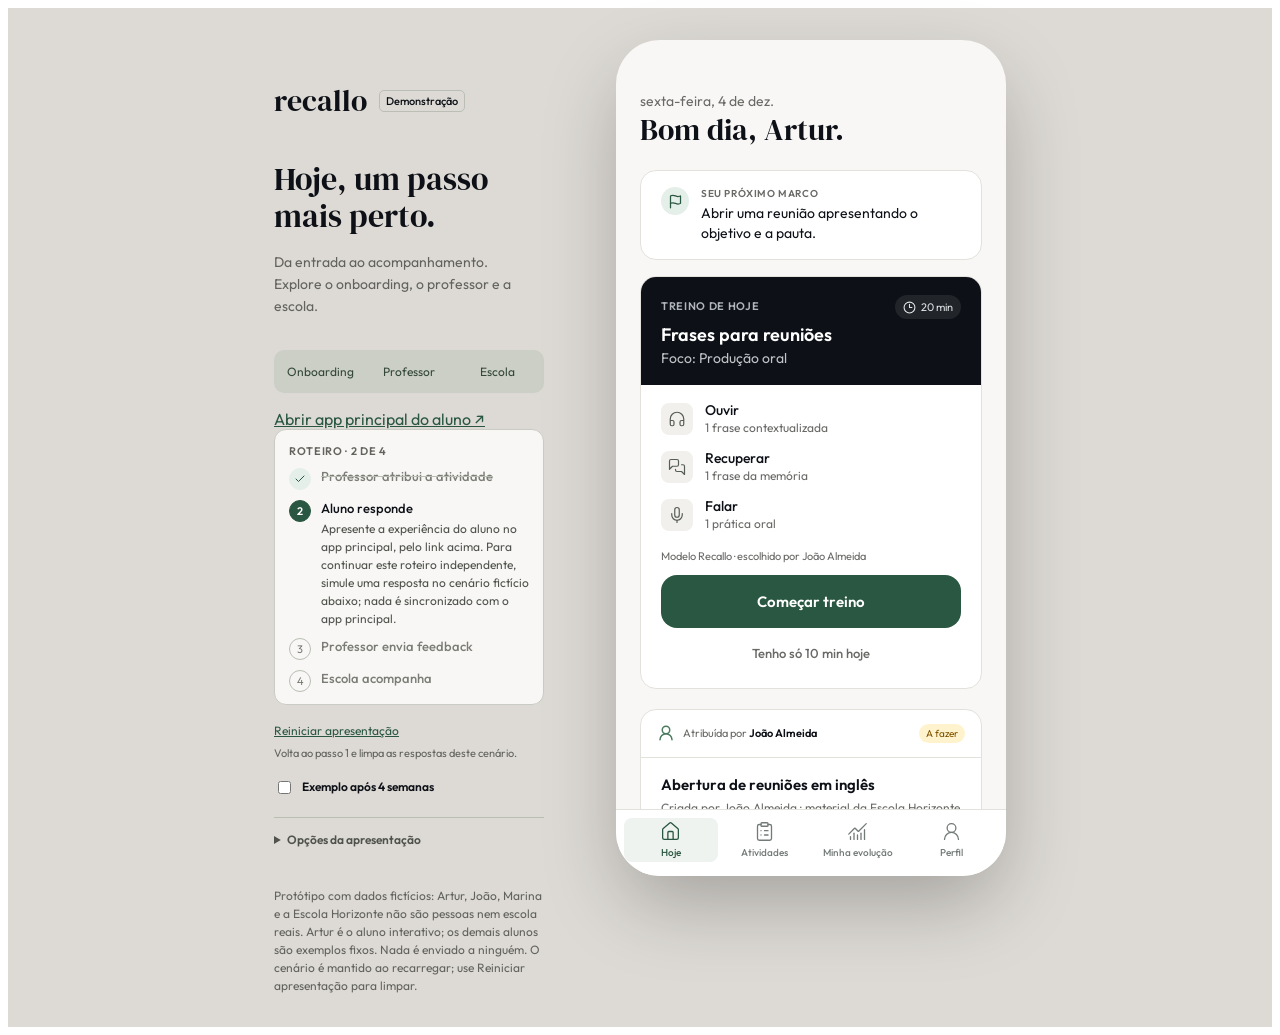
<file: index.html>
<!doctype html>
<html lang="pt-BR">
  <head>
    <meta charset="UTF-8" />
    <meta name="viewport" content="width=device-width, initial-scale=1.0" />
    <meta name="theme-color" content="#2a5741" />
    <title>Recallo · Demonstração para escolas</title>
    <meta name="description" content="Demonstração interativa da experiência Recallo para aluno, professor e escola, com dados fictícios." />
    <script type="module" crossorigin src="/assets/index-CfJgVOan.js"></script>
    <link rel="stylesheet" crossorigin href="/assets/index-De7ekRTb.css">
  </head>
  <body>
    <div id="root"></div>
  </body>
</html>
</file>
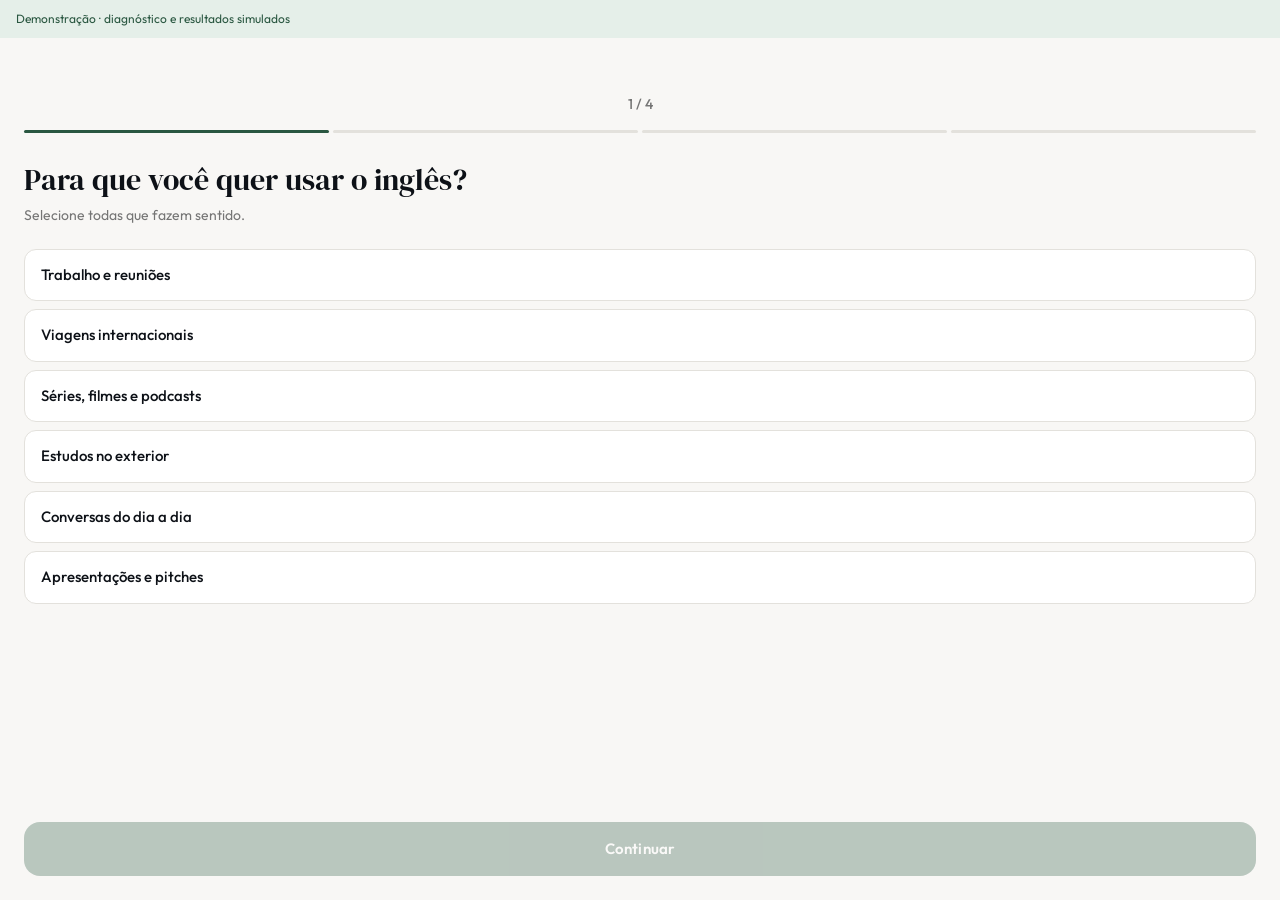
<file: onboarding-demo/index.html>
<!doctype html><html lang="pt-BR"><head><meta charset="utf-8"/><meta name="viewport" content="width=device-width,initial-scale=1"/><title>Recallo · Onboarding demonstrativo</title>  <script type="module" crossorigin src="./assets/index-BPrAQrE1.js"></script>
  <link rel="stylesheet" crossorigin href="./assets/index-XssRUzdl.css">
</head><body><div id="root"></div></body></html>
</file>
<file: assets/index-De7ekRTb.css>
.recallo-v6{--v6-paper: #f8f7f5;--v6-ink: #0d1117;--v6-green: #2a5741;--v6-muted: #696966;--v6-border: #e3e1dc;font-family:Outfit,sans-serif;color:var(--v6-ink);background:#dddad5;min-height:100dvh;padding:32px 24px}.recallo-v6 *{box-sizing:border-box}.recallo-v6 p,.recallo-v6 h1,.recallo-v6 h2{margin:0;overflow-wrap:anywhere}.recallo-v6 button,.recallo-v6 select,.recallo-v6 a{font:inherit}.recallo-v6 button,.recallo-v6 a,.recallo-v6 select{-webkit-tap-highlight-color:transparent}.recallo-v6 button{cursor:pointer}.recallo-v6 :focus-visible{outline:3px solid #6f977e;outline-offset:3px}.recallo-v6 .v6-workspace{display:flex;align-items:flex-start;justify-content:center;gap:72px;max-width:1000px;margin:auto}.recallo-v6 .v6-demo{width:270px;padding-top:40px;flex-shrink:0}.recallo-v6 .v6-demo-brand{font-family:"DM Serif Display",Georgia,serif;font-size:30px;display:flex;align-items:center;gap:12px;margin-bottom:40px}.recallo-v6 .v6-demo-brand span{font:500 11px Outfit,sans-serif;border:1px solid #babeb5;border-radius:5px;padding:3px 6px}.recallo-v6 .v6-demo h2{font:32px/1.15 "DM Serif Display",Georgia,serif;margin-bottom:16px}.recallo-v6 .v6-demo-description{color:#62635d;font-size:14px;line-height:1.6;margin-bottom:32px}.recallo-v6 .v6-demo fieldset{margin:0 0 24px;padding:0;border:0}.recallo-v6 .v6-demo legend,.recallo-v6 .v6-demo label{display:block;font-size:12px;font-weight:600;margin-bottom:10px}.recallo-v6 .v6-demo-options{display:grid;gap:6px}.recallo-v6 .v6-demo-options button{padding:11px 14px;text-align:left;background:#e7e4df;border:1px solid transparent;border-radius:9px;color:#50534d;font-size:13px}.recallo-v6 .v6-demo-options button[aria-pressed=true]{background:#f8f7f5;color:#2a5741;border-color:#8da291;font-weight:600}.recallo-v6 .v6-demo select{width:100%;border:1px solid #b6b9ae;border-radius:8px;padding:10px;background:transparent;font-size:13px}.recallo-v6 .v6-demo-footnote{margin-top:28px;font-size:12px;color:#62635d;line-height:1.5}.recallo-v6 .recallo-v6__phone{display:flex;flex-direction:column;width:390px;max-width:100%;height:min(844px,calc(100dvh - 64px));flex-shrink:0;overflow:hidden;background:var(--v6-paper);border-radius:44px;box-shadow:0 32px 80px -8px #0004;position:sticky;top:32px}.recallo-v6 .v6-content{flex:1;min-height:0;overflow-y:auto;scrollbar-width:thin;scrollbar-color:#d3d4cd transparent}.recallo-v6 .v6-today{padding:52px 24px 28px}.recallo-v6 .v6-greeting{margin-bottom:22px}.recallo-v6 .v6-greeting>p{font-size:14px;color:var(--v6-muted);margin-bottom:2px}.recallo-v6 h1{font:30px/1.2 "DM Serif Display",Georgia,serif}.recallo-v6 .v6-card{background:#fff;border:1px solid var(--v6-border);border-radius:16px;overflow:hidden}.recallo-v6 .v6-info-card{display:flex;align-items:flex-start;gap:12px;padding:16px 20px;margin-bottom:16px;font-size:14px;line-height:1.4}.recallo-v6 .v6-round-icon{display:flex;align-items:center;justify-content:center;color:var(--v6-green);background:#e5efe9;width:28px;height:28px;flex-shrink:0;border-radius:50%}.recallo-v6 .v6-eyebrow{text-transform:uppercase;letter-spacing:.06em;font-size:10px;font-weight:600;color:var(--v6-muted);margin-bottom:3px}.recallo-v6 .v6-row{display:flex;align-items:center;gap:8px}.recallo-v6 .v6-between{justify-content:space-between}.recallo-v6 .v6-training-header{background:#0d1117;color:#fff;padding:18px 20px}.recallo-v6 .v6-training-header h2{font-size:18px;font-weight:600;margin:4px 0 2px;line-height:1.3}.recallo-v6 .v6-training-header>p{font-size:14px;color:#c0c4c8}.recallo-v6 .v6-training-header .v6-eyebrow{color:#b1b6bc;font-size:11px}.recallo-v6 .v6-pill{display:inline-flex;align-items:center;gap:5px;border-radius:30px;background:#ffffff15;color:#e1e4e6;padding:5px 8px;font-size:11px;white-space:nowrap}.recallo-v6 .v6-training-header .v6-training-status{color:#c7e6cf;font-size:12px;margin-top:12px}.recallo-v6 .v6-steps{list-style:none;padding:16px 20px;margin:0;display:grid;gap:12px}.recallo-v6 .v6-steps li{display:flex;align-items:center;gap:12px}.recallo-v6 .v6-icon-tile{width:32px;height:32px;background:#f2f0ed;border-radius:8px;display:flex;align-items:center;justify-content:center;flex-shrink:0;color:#565c56}.recallo-v6 .v6-step-label{font-size:14px;font-weight:500}.recallo-v6 .v6-small{font-size:12px;color:var(--v6-muted);line-height:1.5}.recallo-v6 .v6-step-done .v6-icon-tile{background:#e5efe9;color:var(--v6-green)}.recallo-v6 .v6-step-done .v6-step-label{color:var(--v6-muted)}.recallo-v6 .v6-next{margin-left:auto;font-size:10px;color:var(--v6-green);white-space:nowrap}.recallo-v6 .v6-steps li[data-next=true] .v6-step-label{color:var(--v6-green);font-weight:600}.recallo-v6 .v6-training{margin-bottom:20px}.recallo-v6 .v6-content-origin{padding:0 20px 8px;color:var(--v6-muted);font-size:11px}.recallo-v6 .v6-actions{display:grid;gap:4px;margin:0;padding:4px 20px 12px}.recallo-v6 .v6-actions .v6-secondary{background:transparent;border-color:transparent;padding:10px 4px;min-height:44px;font-size:13px}.recallo-v6 .v6-button{display:flex;align-items:center;justify-content:center;gap:8px;width:100%;padding:15px 12px;border-radius:16px;border:1px solid transparent;text-decoration:none;font-size:14px;font-weight:500;min-height:48px;line-height:1.4}.recallo-v6 .v6-primary{background:var(--v6-green);color:#fff;font-size:15px;font-weight:600}.recallo-v6 .v6-primary:hover{background:#204632}.recallo-v6 .v6-secondary{background:#fff;border-color:var(--v6-border);color:var(--v6-muted)}.recallo-v6 .v6-outline{background:#f0f5f1;border-color:#a9beb0;color:var(--v6-green);border-radius:12px;padding:11px}.recallo-v6 .v6-completion-note{text-align:center;font-size:14px;line-height:1.5;color:var(--v6-muted);padding:4px}.recallo-v6 .v6-teacher{margin-bottom:16px}.recallo-v6 .v6-teacher header{padding:14px 16px;border-bottom:1px solid var(--v6-border);color:#4b7a5e}.recallo-v6 .v6-teacher header p{font-size:11px;color:var(--v6-muted);flex:1}.recallo-v6 .v6-teacher strong{color:var(--v6-ink);font-weight:600}.recallo-v6 .v6-pending{font-size:10px;background:#fff3cd;color:#805600;padding:3px 7px;border-radius:16px;white-space:nowrap}.recallo-v6 .v6-card-body{padding:16px 20px}.recallo-v6 .v6-card-body h2{font-size:15px;font-weight:600;line-height:1.4;margin-bottom:4px}.recallo-v6 .v6-instruction{font-size:14px;line-height:1.5;margin:12px 0 16px}.recallo-v6 .v6-rationale{margin-bottom:0}.recallo-v6 .v6-rationale h2{font-size:12px;font-weight:600;color:var(--v6-green);margin-bottom:4px}.recallo-v6 .v6-next-class{padding:16px 2px 0;color:var(--v6-muted);font-size:12px;line-height:1.5}.recallo-v6 .v6-next-class strong{color:var(--v6-green)}.recallo-v6 .v6-nav{display:grid;grid-template-columns:repeat(4,minmax(0,1fr));flex-shrink:0;padding:8px 8px calc(14px + env(safe-area-inset-bottom));background:#fff;border-top:1px solid var(--v6-border)}.recallo-v6 .v6-nav a{color:#737b77;display:flex;flex-direction:column;align-items:center;justify-content:center;gap:4px;font-size:10px;font-weight:500;min-height:44px;text-decoration:none;border-radius:8px}.recallo-v6 .v6-nav a.active{color:var(--v6-green);background:#eef3f0}.recallo-v6 .v6-staff-nav{grid-template-columns:repeat(3,minmax(0,1fr))}.recallo-v6 .v6-placeholder{padding:64px 24px 32px;display:grid;align-content:start;gap:20px;line-height:1.6}.recallo-v6 .v6-sr-only{position:absolute;width:1px;height:1px;padding:0;margin:-1px;overflow:hidden;clip:rect(0,0,0,0);white-space:nowrap;border:0}.recallo-v6 .v6-role-nav{display:flex;gap:4px;padding:4px;border-radius:10px;background:#cbcfc5;margin-bottom:16px}.recallo-v6 .v6-role-nav a{flex:1;padding:10px 4px;text-align:center;font-size:12px;border-radius:7px;color:#344738;text-decoration:none}.recallo-v6 .v6-role-nav a.active{background:#f8f7f5;font-weight:600}.recallo-v6 .v6-demo-journey{display:grid;gap:2px}.recallo-v6 .v6-demo-journey p{font-size:13px;font-weight:600}.recallo-v6 .v6-demo-journey button{text-align:left;font-size:12px;color:#2a5741;text-decoration:underline;background:none;border:none;padding:6px 0}.recallo-v6 .v6-demo-journey span{color:#62635d;font-size:11px}.recallo-v6 .v6-guide{background:#f8f7f5;border:1px solid #c9ccc2;border-radius:12px;padding:14px 14px 12px;margin-bottom:12px}.recallo-v6 .v6-guide-title{font-size:11px;font-weight:600;text-transform:uppercase;letter-spacing:.06em;color:#62635d;margin-bottom:10px}.recallo-v6 .v6-guide ol{list-style:none;margin:0;padding:0;display:grid;gap:10px}.recallo-v6 .v6-guide li{display:flex;gap:10px;align-items:flex-start;font-size:13px;color:#7a7c75}.recallo-v6 .v6-guide li strong{font-weight:500}.recallo-v6 .v6-guide-marker{display:flex;align-items:center;justify-content:center;width:22px;height:22px;flex-shrink:0;border-radius:50%;border:1px solid #b9beb3;font-size:11px}.recallo-v6 .v6-guide-done .v6-guide-marker{background:#e5efe9;border-color:#e5efe9;color:var(--v6-green)}.recallo-v6 .v6-guide-done strong{text-decoration:line-through;text-decoration-color:#b9beb3}.recallo-v6 .v6-guide li.v6-guide-current{color:var(--v6-ink)}.recallo-v6 .v6-guide-current .v6-guide-marker{background:var(--v6-green);border-color:var(--v6-green);color:#fff;font-weight:600}.recallo-v6 .v6-guide-current strong{font-weight:600}.recallo-v6 .v6-guide-current p{font-size:12px;line-height:1.5;color:#50534d;margin-top:4px}.recallo-v6 .v6-guide-action{display:inline-flex;align-items:center;min-height:36px;margin-top:8px;padding:6px 14px;border-radius:9px;background:var(--v6-green);color:#fff;font-size:12px;font-weight:600;text-decoration:none}.recallo-v6 .v6-guide-action:hover{background:#204632}.recallo-v6 .v6-demo-advanced{margin-top:20px;border-top:1px solid #b9beb3;padding-top:14px}.recallo-v6 .v6-demo-advanced summary{cursor:pointer;font-size:12px;font-weight:600;color:#50534d;margin-bottom:12px}.recallo-v6 .v6-demo-footnote-short{display:none}.recallo-v6 .v6-flow-page{padding:52px 24px 32px;display:flex;flex-direction:column;gap:18px;font-size:14px;line-height:1.55}.recallo-v6 .v6-flow-page h2{font-size:16px;font-weight:600;line-height:1.4}.recallo-v6 .v6-flow-page .v6-eyebrow{margin:0 0 -10px}.recallo-v6 .v6-flow-page .v6-card-body .v6-eyebrow{margin-bottom:10px}.recallo-v6 .v6-flow-lead{color:var(--v6-muted)}.recallo-v6 .v6-flow-page .v6-card-body>p{margin-top:8px}.recallo-v6 .v6-back{display:flex;gap:8px;align-items:center;color:var(--v6-green);text-decoration:none;font-size:13px;margin-bottom:8px;min-height:36px}.recallo-v6 .v6-flow-status{align-self:flex-start;font-size:11px;padding:4px 8px;border-radius:20px;background:#f1efea;color:#66665f}.recallo-v6 .v6-phase-assigned{color:#805600;background:#fff3cd}.recallo-v6 .v6-phase-submitted{color:#395d7f;background:#e8eff5}.recallo-v6 .v6-phase-reviewed{color:#2a5741;background:#e5efe9}.recallo-v6 .v6-form{display:grid;gap:14px}.recallo-v6 .v6-form label{font-size:13px;font-weight:600;display:block;margin-bottom:6px}.recallo-v6 .v6-form textarea{width:100%;resize:vertical;min-height:80px;padding:12px;background:#fff;border:1px solid #c9cec6;border-radius:12px;color:var(--v6-ink);font:14px/1.5 Outfit,sans-serif}.recallo-v6 .v6-rubric-options{border:0;padding:0;margin:0;display:flex;flex-wrap:wrap;gap:8px}.recallo-v6 .v6-rubric-options legend{font-weight:600;margin-bottom:8px}.recallo-v6 .v6-rubric-options label{display:inline-flex;align-items:center;gap:4px;border:1px solid var(--v6-border);border-radius:9px;padding:8px;margin:0;background:#fff;font-weight:400}.recallo-v6 .v6-rubric-options input{accent-color:var(--v6-green)}.recallo-v6 .v6-button:disabled{opacity:.45;cursor:not-allowed}.recallo-v6 .v6-response{list-style:none;padding:0;margin:12px 0 0;border:1px solid var(--v6-border);border-radius:14px;background:#fff;overflow:hidden}.recallo-v6 .v6-response li{display:flex;gap:12px;padding:14px}.recallo-v6 .v6-response li+li{border-top:1px solid var(--v6-border)}.recallo-v6 .v6-response li>span{color:#77907e;font-size:12px;padding-top:2px}.recallo-v6 .v6-feedback{padding:18px;background:#e5efe9;border:1px solid #c9d9ce;border-radius:16px;display:grid;gap:10px;color:#264f3a}.recallo-v6 .v6-feedback>p{white-space:pre-wrap}.recallo-v6 .v6-person{display:flex;gap:10px;align-items:center;flex-wrap:wrap}.recallo-v6 .v6-person>div{flex:1}.recallo-v6 .v6-person p{color:var(--v6-muted);font-size:12px}.recallo-v6 .v6-person .v6-flow-status{margin-left:auto}.recallo-v6 .v6-avatar{display:flex;justify-content:center;align-items:center;width:36px;height:36px;border-radius:50%;background:#e5efe9;color:#2a5741;font-size:12px;font-weight:600}.recallo-v6 .v6-timeline{list-style:none;margin:20px 0 0;padding:0;display:grid;gap:18px}.recallo-v6 .v6-timeline li{display:flex;gap:12px}.recallo-v6 .v6-timeline li>span{width:24px;height:24px;display:flex;align-items:center;justify-content:center;border-radius:50%;background:#eeefeb;color:#747c72;flex-shrink:0}.recallo-v6 .v6-timeline li[data-done=true]>span{background:#e5efe9;color:#2a5741}.recallo-v6 .v6-timeline p{font-size:12px;color:var(--v6-muted)}.recallo-v6 .v6-dot{width:5px;height:5px;background:#a3aaa0;border-radius:50%}.recallo-v6 .v6-facts{margin:12px 0 0}.recallo-v6 .v6-facts>div{display:grid;gap:4px;padding:12px 0;border-bottom:1px solid var(--v6-border)}.recallo-v6 .v6-facts>div:last-child{border-bottom:0}.recallo-v6 .v6-facts dt{color:var(--v6-muted);font-size:12px}.recallo-v6 .v6-facts dd{margin:0;font-size:14px;font-weight:500}.recallo-v6 .v6-menu-action{margin-top:16px}.recallo-v6 .v6-text-link{color:var(--v6-green);text-decoration:underline}.recallo-v6 .v6-segmented,.recallo-v6 .v6-skill-picker{display:flex;gap:4px;padding:4px;background:#eeede9;border-radius:12px}.recallo-v6 .v6-segmented button,.recallo-v6 .v6-skill-picker button{flex:1;border:0;border-radius:9px;padding:10px 3px;color:#646b62;background:transparent;font-size:13px}.recallo-v6 .v6-segmented button[aria-pressed=true],.recallo-v6 .v6-skill-picker button[aria-pressed=true]{color:#2a5741;background:#fff;box-shadow:0 1px 3px #0001;font-weight:600}.recallo-v6 .v6-skill-picker{margin-top:16px}.recallo-v6 .v6-skill-picker button{font-size:12px}.recallo-v6 .v6-example-switch{display:flex;align-items:center;justify-content:space-between;gap:8px;color:var(--v6-muted);font-size:11px}.recallo-v6 .v6-example-switch button{padding:6px 0;border:0;background:none;color:var(--v6-green);text-decoration:underline;font-size:11px}.recallo-v6 .v6-week-summary{padding:20px;background:#0d1117;border-radius:16px;color:#fff}.recallo-v6 .v6-week-summary .v6-eyebrow{color:#bdc1c6;margin-bottom:14px}.recallo-v6 .v6-week-summary>div{display:grid;grid-template-columns:repeat(3,1fr);gap:10px}.recallo-v6 .v6-week-summary strong{display:block;font-size:26px;line-height:1.3;font-weight:600}.recallo-v6 .v6-week-summary strong span{font-size:16px;font-weight:400;color:#bfc7c1}.recallo-v6 .v6-week-summary p>span{color:#bdc1c6;font-size:11px}.recallo-v6 .v6-chart-stat{display:flex;align-items:center;gap:12px;margin:18px 0 8px}.recallo-v6 .v6-chart-stat strong{font-size:30px;color:#2a5741;font-weight:600}.recallo-v6 .v6-chart-stat span{font-size:11px;color:var(--v6-muted)}.recallo-v6 .v6-chart-stat b{color:#2a5741;font-weight:500}.recallo-v6 .v6-line-chart{display:block;width:100%;margin:12px 0;overflow:visible}.recallo-v6 .v6-data-details{margin-top:12px;font-size:13px}.recallo-v6 .v6-data-details summary{color:#2a5741;cursor:pointer;padding:8px 0}.recallo-v6 .v6-data-details p{margin-top:10px}.recallo-v6 .v6-consistency{display:grid;gap:10px;margin-top:16px}.recallo-v6 .v6-consistency>div{display:flex;align-items:center;gap:10px;font-size:11px;color:var(--v6-muted)}.recallo-v6 .v6-consistency>div>div{display:flex;flex:1;gap:4px}.recallo-v6 .v6-consistency i{flex:1;height:16px;border-radius:3px;background:#f2f0ed}.recallo-v6 .v6-consistency i[data-done=true]{background:#2a5741}.recallo-v6 .v6-goal{margin-bottom:0}.recallo-v6 .v6-goal h2{font-size:14px}.recallo-v6 .v6-goal .v6-small{margin:6px 0 2px}.recallo-v6 .v6-history-notice{background:#e5efe9;border-radius:12px;padding:14px;font-size:13px}.recallo-v6 .v6-history-notice button{color:#2a5741;background:none;border:none;padding:8px 0 0;font-weight:500}.recallo-v6 .v6-practice-options{border:0;padding:0;margin:0;display:grid;gap:10px}.recallo-v6 .v6-practice-options legend{font-size:12px;color:var(--v6-muted);margin-bottom:12px}.recallo-v6 .v6-practice-options label{display:flex;align-items:center;gap:12px;padding:14px;background:#fff;border:1px solid #d3d8d0;border-radius:12px;cursor:pointer}.recallo-v6 .v6-practice-options input{accent-color:#2a5741}.recallo-v6 .v6-training-question{display:grid;gap:16px}.recallo-v6 .v6-training-question blockquote{margin:0;padding:14px;border-left:3px solid var(--v6-green);background:#eef3f0;font-size:16px}.recallo-v6 .v6-history-toggle{display:flex!important;align-items:center;gap:8px;margin-top:18px;line-height:1.4}.recallo-v6 .v6-example-tag{display:inline-block;margin-right:8px;padding:2px 8px;border-radius:20px;background:#efe9dc;color:#6b5a2e;font-size:11px;font-weight:600}.recallo-v6 .v6-dash-header{display:flex;flex-wrap:wrap;align-items:flex-end;justify-content:space-between;gap:8px 16px}.recallo-v6 .v6-flow-page .v6-dash-header .v6-eyebrow{margin:0 0 6px}.recallo-v6 .v6-dash-grid{display:grid;gap:14px}.recallo-v6 .v6-dash-block{display:flex;flex-direction:column;gap:8px}.recallo-v6 .v6-flow-page .v6-dash-block .v6-eyebrow{margin-bottom:0}.recallo-v6 .v6-dash-number{font-size:13px;color:var(--v6-muted)}.recallo-v6 .v6-dash-number strong{display:block;font:30px/1.1 "DM Serif Display",Georgia,serif;color:var(--v6-ink)}.recallo-v6 .v6-bar-chart{display:block;width:100%;height:auto;margin:4px 0}.recallo-v6 [data-rating=atendido]{--rating: #2a5741}.recallo-v6 [data-rating=parcial]{--rating: #c99a3a}.recallo-v6 [data-rating=ainda-nao]{--rating: #b85c45}.recallo-v6 .v6-criteria-chart{display:grid;gap:10px;margin:6px 0}.recallo-v6 .v6-criteria-legend{display:flex;flex-wrap:wrap;gap:10px;margin:0;padding:0;list-style:none;font-size:11px;color:var(--v6-muted)}.recallo-v6 .v6-criteria-legend li:before{content:"";display:inline-block;width:8px;height:8px;margin-right:5px;border-radius:2px;background:var(--rating)}.recallo-v6 .v6-criteria-row{display:grid;grid-template-columns:64px 1fr;align-items:center;gap:8px;font-size:12px}.recallo-v6 .v6-criteria-bar{display:flex;gap:2px;height:20px}.recallo-v6 .v6-criteria-bar i{display:flex;align-items:center;justify-content:center;min-width:18px;border-radius:4px;background:var(--rating);color:#fff;font-size:10px;font-style:normal;font-weight:600}.recallo-v6 .v6-signal-list{list-style:none;margin:4px 0;padding:0;display:grid;gap:10px;font-size:12px}.recallo-v6 .v6-signal-list li{display:grid;gap:2px;padding-left:10px;border-left:3px solid #d9a441}.recallo-v6 .v6-signal-list span,.recallo-v6 .v6-signal-detail span{color:var(--v6-muted)}.recallo-v6 .v6-signal-detail{list-style:none;margin:8px 0 0;padding:0;display:grid;gap:10px}.recallo-v6 .v6-signal-detail li{display:grid;gap:2px;font-size:13px}.recallo-v6 .v6-table-wrap{overflow-x:auto;margin-top:10px}.recallo-v6 .v6-dashboard>.v6-table-wrap{background:#fff;border:1px solid var(--v6-border);border-radius:16px}.recallo-v6 .v6-table{width:100%;border-collapse:collapse;font-size:12px}.recallo-v6 .v6-table th{text-align:left;font-weight:600;color:var(--v6-muted);padding:8px 10px;border-bottom:1px solid var(--v6-border);white-space:nowrap}.recallo-v6 .v6-table td{padding:10px;border-bottom:1px solid var(--v6-border);vertical-align:top}.recallo-v6 .v6-table tr:last-child td{border-bottom:0}.recallo-v6 .v6-table td:nth-child(-n+2){white-space:nowrap}.recallo-v6 .v6-dash-section-title{margin-top:12px}.recallo-v6 .v6-dash-row{display:grid;gap:14px}.recallo-v6 .v6-dash-tools{display:grid;justify-items:end;gap:8px}.recallo-v6 .v6-period{min-width:300px}.recallo-v6 .v6-trend-summary{list-style:none;margin:0;padding:0;display:grid;gap:4px;font-size:13px}.recallo-v6 .v6-trend-summary li{display:flex;justify-content:space-between;gap:8px}.recallo-v6 .v6-queue{list-style:none;margin:10px 0 0;padding:0;display:grid}.recallo-v6 .v6-queue li{display:flex;align-items:center;justify-content:space-between;gap:12px;padding:10px 0;border-bottom:1px solid var(--v6-border)}.recallo-v6 .v6-queue li:last-child{border-bottom:0}.recallo-v6 .v6-queue li>div{display:grid}.recallo-v6 .v6-queue .v6-button{width:auto;min-height:36px;padding:6px 16px;font-size:13px}.recallo-v6 .v6-staff-brand{display:none}@media (min-width: 761px){.recallo-v6 .v6-workspace-wide{max-width:1320px;gap:48px}.recallo-v6 .recallo-v6__phone.v6-frame-wide{width:min(960px,calc(100vw - 400px));border-radius:20px}.recallo-v6 .v6-frame-wide .v6-nav{order:-1;display:flex;align-items:center;gap:4px;padding:12px 24px;border-top:0;border-bottom:1px solid var(--v6-border)}.recallo-v6 .v6-frame-wide .v6-nav a{flex-direction:row;gap:8px;padding:8px 14px;font-size:13px;min-height:40px}.recallo-v6 .v6-frame-wide .v6-staff-brand{display:flex;align-items:baseline;gap:10px;margin-right:auto;font:22px "DM Serif Display",Georgia,serif}.recallo-v6 .v6-frame-wide .v6-staff-brand small{font:500 12px Outfit,sans-serif;color:var(--v6-muted)}.recallo-v6 .v6-frame-wide .v6-flow-page{width:100%;max-width:780px;margin:0 auto;padding:36px 40px 48px}.recallo-v6 .v6-frame-wide .v6-flow-page.v6-dashboard{max-width:920px}.recallo-v6 .v6-frame-wide .v6-dash-grid{grid-template-columns:repeat(3,minmax(0,1fr))}.recallo-v6 .v6-frame-wide .v6-dash-row{grid-template-columns:3fr 2fr}}@media (max-width: 760px){.recallo-v6 .v6-workspace{flex-direction:column;align-items:center;gap:24px}.recallo-v6 .recallo-v6__phone{position:static}.recallo-v6 .v6-demo{padding-top:0;width:390px;max-width:100%}.recallo-v6 .v6-demo-brand{margin-bottom:12px}.recallo-v6 .v6-demo h2,.recallo-v6 .v6-demo-description,.recallo-v6 .v6-demo-footnote{display:none}.recallo-v6 .v6-demo-options{grid-template-columns:repeat(3,minmax(0,1fr))}.recallo-v6 .v6-demo-options button{text-align:center;padding:10px 4px;font-size:12px}.recallo-v6 .v6-demo fieldset{margin-bottom:12px}.recallo-v6 .v6-guide li:not(.v6-guide-current){display:none}.recallo-v6 .v6-demo-footnote-short{display:block;margin-top:12px;font-size:11px;color:#62635d}.recallo-v6 .v6-demo-advanced{margin-top:12px;padding-top:10px}}@media (max-width: 430px){.recallo-v6{padding:0}.recallo-v6 .v6-workspace{gap:0}.recallo-v6 .v6-demo{padding:18px 20px}.recallo-v6 .recallo-v6__phone{width:100%;height:100dvh;border-radius:0;box-shadow:none}.recallo-v6 .v6-today{padding-top:28px}}
</file>
<file: onboarding-demo/assets/index-XssRUzdl.css>
@import "https://fonts.googleapis.com/css2?family=DM+Serif+Display:ital@0;1&family=Outfit:wght@300;400;500;600;700&display=swap";@layer components;@layer properties{@supports (((-webkit-hyphens:none)) and (not (margin-trim:inline))) or ((-moz-orient:inline) and (not (color:rgb(from red r g b)))){*,:before,:after,::backdrop{--tw-border-style:solid;--tw-leading:initial;--tw-font-weight:initial;--tw-tracking:initial;--tw-shadow:0 0 #0000;--tw-shadow-color:initial;--tw-shadow-alpha:100%;--tw-inset-shadow:0 0 #0000;--tw-inset-shadow-color:initial;--tw-inset-shadow-alpha:100%;--tw-ring-color:initial;--tw-ring-shadow:0 0 #0000;--tw-inset-ring-color:initial;--tw-inset-ring-shadow:0 0 #0000;--tw-ring-inset:initial;--tw-ring-offset-width:0px;--tw-ring-offset-color:#fff;--tw-ring-offset-shadow:0 0 #0000;--tw-duration:initial;--tw-scale-x:1;--tw-scale-y:1;--tw-scale-z:1}}}@layer theme{:root,:host{--font-sans:"Outfit", sans-serif;--font-mono:ui-monospace, SFMono-Regular, Menlo, Monaco, Consolas, "Liberation Mono", "Courier New", monospace;--color-red-50:oklch(97.1% .013 17.38);--color-red-200:oklch(88.5% .062 18.334);--color-red-300:oklch(80.8% .114 19.571);--color-red-500:oklch(63.7% .237 25.331);--color-red-600:oklch(57.7% .245 27.325);--color-red-700:oklch(50.5% .213 27.518);--color-white:#fff;--spacing:.25rem;--text-xs:.75rem;--text-xs--line-height:calc(1 / .75);--text-sm:.875rem;--text-sm--line-height:calc(1.25 / .875);--font-weight-medium:500;--font-weight-semibold:600;--font-weight-bold:700;--tracking-wider:.05em;--leading-tight:1.25;--leading-snug:1.375;--leading-relaxed:1.625;--radius-sm:.25rem;--radius-lg:.5rem;--radius-xl:.75rem;--radius-2xl:1rem;--animate-spin:spin 1s linear infinite;--animate-pulse:pulse 2s cubic-bezier(.4, 0, .6, 1) infinite;--default-transition-duration:.15s;--default-transition-timing-function:cubic-bezier(.4, 0, .2, 1);--default-font-family:var(--font-sans);--default-mono-font-family:var(--font-mono);--font-display:"DM Serif Display", serif;--color-background:#f8f7f5;--color-foreground:#0d1117;--color-card:#fff;--color-primary:#2a5741;--color-secondary:#eef3f0;--color-muted:#f2f0ed;--color-muted-foreground:#757575;--color-accent:#e5efe9;--color-accent-foreground:#2a5741;--color-border:#e3e1dc}}@layer base{*,:after,:before,::backdrop{box-sizing:border-box;border:0 solid;margin:0;padding:0}::file-selector-button{box-sizing:border-box;border:0 solid;margin:0;padding:0}html,:host{-webkit-text-size-adjust:100%;tab-size:4;line-height:1.5;font-family:var(--default-font-family,-apple-system, BlinkMacSystemFont, "Segoe UI", Roboto, "Helvetica Neue", "Noto Sans", Arial, sans-serif, "Apple Color Emoji", "Segoe UI Emoji", "Segoe UI Symbol", "Noto Color Emoji");font-feature-settings:var(--default-font-feature-settings,normal);font-variation-settings:var(--default-font-variation-settings,normal);-webkit-tap-highlight-color:transparent}hr{height:0;color:inherit;border-top-width:1px}abbr:where([title]){-webkit-text-decoration:underline dotted;text-decoration:underline dotted}h1,h2,h3,h4,h5,h6{font-size:inherit;font-weight:inherit}a{color:inherit;-webkit-text-decoration:inherit;-webkit-text-decoration:inherit;-webkit-text-decoration:inherit;-webkit-text-decoration:inherit;text-decoration:inherit}b,strong{font-weight:bolder}code,kbd,samp,pre{font-family:var(--default-mono-font-family,ui-monospace, SFMono-Regular, Menlo, Monaco, Consolas, "Liberation Mono", "Courier New", monospace);font-feature-settings:var(--default-mono-font-feature-settings,normal);font-variation-settings:var(--default-mono-font-variation-settings,normal);font-size:1em}small{font-size:80%}sub,sup{vertical-align:baseline;font-size:75%;line-height:0;position:relative}sub{bottom:-.25em}sup{top:-.5em}table{text-indent:0;border-color:inherit;border-collapse:collapse}:-moz-focusring:where(:not(iframe)){outline:auto}progress{vertical-align:baseline}summary{display:list-item}ol,ul,menu{list-style:none}img,svg,video,canvas,audio,iframe,embed,object{vertical-align:middle;display:block}img,video{max-width:100%;height:auto}button,input,select,optgroup,textarea{font:inherit;font-feature-settings:inherit;font-variation-settings:inherit;letter-spacing:inherit;color:inherit;opacity:1;background-color:#0000;border-radius:0}::file-selector-button{font:inherit;font-feature-settings:inherit;font-variation-settings:inherit;letter-spacing:inherit;color:inherit;opacity:1;background-color:#0000;border-radius:0}:where(select:is([multiple],[size])) optgroup{font-weight:bolder}:where(select:is([multiple],[size])) optgroup option{padding-inline-start:20px}::file-selector-button{margin-inline-end:4px}::placeholder{opacity:1}@supports (not ((-webkit-appearance:-apple-pay-button))) or (contain-intrinsic-size:1px){::placeholder{color:currentColor}@supports (color:color-mix(in lab, red, red)){::placeholder{color:color-mix(in oklab, currentcolor 50%, transparent)}}}textarea{resize:vertical}::-webkit-search-decoration{-webkit-appearance:none}::-webkit-date-and-time-value{min-height:1lh;text-align:inherit}::-webkit-datetime-edit{display:inline-flex}::-webkit-datetime-edit-fields-wrapper{padding:0}::-webkit-datetime-edit{padding-block:0}::-webkit-datetime-edit-year-field{padding-block:0}::-webkit-datetime-edit-month-field{padding-block:0}::-webkit-datetime-edit-day-field{padding-block:0}::-webkit-datetime-edit-hour-field{padding-block:0}::-webkit-datetime-edit-minute-field{padding-block:0}::-webkit-datetime-edit-second-field{padding-block:0}::-webkit-datetime-edit-millisecond-field{padding-block:0}::-webkit-datetime-edit-meridiem-field{padding-block:0}::-webkit-calendar-picker-indicator{line-height:1}:-moz-ui-invalid{box-shadow:none}button,input:where([type=button],[type=reset],[type=submit]){appearance:button}::file-selector-button{appearance:button}::-webkit-inner-spin-button{height:auto}::-webkit-outer-spin-button{height:auto}[hidden]:where(:not([hidden=until-found])){display:none!important}}@layer utilities{.col-span-2{grid-column:span 2/span 2}.mx-6{margin-inline:calc(var(--spacing) * 6)}.mx-auto{margin-inline:auto}.mt-0\.5{margin-top:calc(var(--spacing) * .5)}.mt-2{margin-top:calc(var(--spacing) * 2)}.mt-3{margin-top:calc(var(--spacing) * 3)}.mt-4{margin-top:calc(var(--spacing) * 4)}.mt-8{margin-top:calc(var(--spacing) * 8)}.mb-0\.5{margin-bottom:calc(var(--spacing) * .5)}.mb-1{margin-bottom:var(--spacing)}.mb-1\.5{margin-bottom:calc(var(--spacing) * 1.5)}.mb-2{margin-bottom:calc(var(--spacing) * 2)}.mb-3{margin-bottom:calc(var(--spacing) * 3)}.mb-4{margin-bottom:calc(var(--spacing) * 4)}.mb-5{margin-bottom:calc(var(--spacing) * 5)}.mb-6{margin-bottom:calc(var(--spacing) * 6)}.mb-7{margin-bottom:calc(var(--spacing) * 7)}.mb-8{margin-bottom:calc(var(--spacing) * 8)}.-ml-1{margin-left:calc(var(--spacing) * -1)}.ml-2{margin-left:calc(var(--spacing) * 2)}.block{display:block}.flex{display:flex}.grid{display:grid}.h-1\.5{height:calc(var(--spacing) * 1.5)}.h-5{height:calc(var(--spacing) * 5)}.h-8{height:calc(var(--spacing) * 8)}.h-9{height:calc(var(--spacing) * 9)}.h-12{height:calc(var(--spacing) * 12)}.h-14{height:calc(var(--spacing) * 14)}.h-20{height:calc(var(--spacing) * 20)}.h-\[3px\]{height:3px}.h-full{height:100%}.min-h-screen{min-height:100vh}.w-5{width:calc(var(--spacing) * 5)}.w-8{width:calc(var(--spacing) * 8)}.w-9{width:calc(var(--spacing) * 9)}.w-12{width:calc(var(--spacing) * 12)}.w-20{width:calc(var(--spacing) * 20)}.w-full{width:100%}.flex-1{flex:1}.flex-shrink-0{flex-shrink:0}.animate-pulse{animation:var(--animate-pulse)}.animate-spin{animation:var(--animate-spin)}.resize-none{resize:none}.grid-cols-2{grid-template-columns:repeat(2,minmax(0,1fr))}.grid-cols-6{grid-template-columns:repeat(6,minmax(0,1fr))}.flex-col{flex-direction:column}.flex-wrap{flex-wrap:wrap}.items-center{align-items:center}.items-start{align-items:flex-start}.justify-between{justify-content:space-between}.justify-center{justify-content:center}.gap-1{gap:var(--spacing)}.gap-1\.5{gap:calc(var(--spacing) * 1.5)}.gap-2{gap:calc(var(--spacing) * 2)}.gap-2\.5{gap:calc(var(--spacing) * 2.5)}.gap-3{gap:calc(var(--spacing) * 3)}.gap-4{gap:calc(var(--spacing) * 4)}.overflow-hidden{overflow:hidden}.overflow-y-auto{overflow-y:auto}.rounded-2xl{border-radius:var(--radius-2xl)}.rounded-full{border-radius:2147483647px}.rounded-lg{border-radius:var(--radius-lg)}.rounded-sm{border-radius:var(--radius-sm)}.rounded-xl{border-radius:var(--radius-xl)}.border{border-style:var(--tw-border-style);border-width:1px}.border-b{border-bottom-style:var(--tw-border-style);border-bottom-width:1px}.border-border{border-color:var(--color-border)}.border-primary{border-color:var(--color-primary)}.border-primary\/15{border-color:#2a574126}@supports (color:color-mix(in lab, red, red)){.border-primary\/15{border-color:color-mix(in oklab, var(--color-primary) 15%, transparent)}}.border-primary\/20{border-color:#2a574133}@supports (color:color-mix(in lab, red, red)){.border-primary\/20{border-color:color-mix(in oklab, var(--color-primary) 20%, transparent)}}.border-primary\/30{border-color:#2a57414d}@supports (color:color-mix(in lab, red, red)){.border-primary\/30{border-color:color-mix(in oklab, var(--color-primary) 30%, transparent)}}.border-red-200{border-color:var(--color-red-200)}.border-red-300{border-color:var(--color-red-300)}.bg-\[\#0D1117\]{background-color:#0d1117}.bg-accent{background-color:var(--color-accent)}.bg-background{background-color:var(--color-background)}.bg-border{background-color:var(--color-border)}.bg-card{background-color:var(--color-card)}.bg-muted{background-color:var(--color-muted)}.bg-primary{background-color:var(--color-primary)}.bg-primary\/10{background-color:#2a57411a}@supports (color:color-mix(in lab, red, red)){.bg-primary\/10{background-color:color-mix(in oklab, var(--color-primary) 10%, transparent)}}.bg-red-50{background-color:var(--color-red-50)}.bg-red-500{background-color:var(--color-red-500)}.bg-red-600{background-color:var(--color-red-600)}.bg-secondary{background-color:var(--color-secondary)}.bg-white{background-color:var(--color-white)}.bg-white\/10{background-color:#ffffff1a}@supports (color:color-mix(in lab, red, red)){.bg-white\/10{background-color:color-mix(in oklab, var(--color-white) 10%, transparent)}}.bg-white\/20{background-color:#fff3}@supports (color:color-mix(in lab, red, red)){.bg-white\/20{background-color:color-mix(in oklab, var(--color-white) 20%, transparent)}}.bg-white\/60{background-color:#fff9}@supports (color:color-mix(in lab, red, red)){.bg-white\/60{background-color:color-mix(in oklab, var(--color-white) 60%, transparent)}}.p-2{padding:calc(var(--spacing) * 2)}.p-4{padding:calc(var(--spacing) * 4)}.p-6{padding:calc(var(--spacing) * 6)}.px-2{padding-inline:calc(var(--spacing) * 2)}.px-3{padding-inline:calc(var(--spacing) * 3)}.px-4{padding-inline:calc(var(--spacing) * 4)}.px-5{padding-inline:calc(var(--spacing) * 5)}.px-6{padding-inline:calc(var(--spacing) * 6)}.px-8{padding-inline:calc(var(--spacing) * 8)}.py-0\.5{padding-block:calc(var(--spacing) * .5)}.py-1{padding-block:var(--spacing)}.py-2{padding-block:calc(var(--spacing) * 2)}.py-2\.5{padding-block:calc(var(--spacing) * 2.5)}.py-3{padding-block:calc(var(--spacing) * 3)}.py-3\.5{padding-block:calc(var(--spacing) * 3.5)}.py-4{padding-block:calc(var(--spacing) * 4)}.py-5{padding-block:calc(var(--spacing) * 5)}.pt-4{padding-top:calc(var(--spacing) * 4)}.pt-5{padding-top:calc(var(--spacing) * 5)}.pt-6{padding-top:calc(var(--spacing) * 6)}.pt-7{padding-top:calc(var(--spacing) * 7)}.pt-14{padding-top:calc(var(--spacing) * 14)}.pb-0{padding-bottom:0}.pb-3{padding-bottom:calc(var(--spacing) * 3)}.pb-4{padding-bottom:calc(var(--spacing) * 4)}.pb-6{padding-bottom:calc(var(--spacing) * 6)}.pb-10{padding-bottom:calc(var(--spacing) * 10)}.pb-12{padding-bottom:calc(var(--spacing) * 12)}.text-center{text-align:center}.text-left{text-align:left}.font-display{font-family:var(--font-display)}.text-sm{font-size:var(--text-sm);line-height:var(--tw-leading,var(--text-sm--line-height))}.text-xs{font-size:var(--text-xs);line-height:var(--tw-leading,var(--text-xs--line-height))}.text-\[10px\]{font-size:10px}.text-\[15px\]{font-size:15px}.text-\[16px\]{font-size:16px}.text-\[17px\]{font-size:17px}.text-\[22px\]{font-size:22px}.text-\[24px\]{font-size:24px}.text-\[26px\]{font-size:26px}.text-\[28px\]{font-size:28px}.text-\[30px\]{font-size:30px}.leading-relaxed{--tw-leading:var(--leading-relaxed);line-height:var(--leading-relaxed)}.leading-snug{--tw-leading:var(--leading-snug);line-height:var(--leading-snug)}.leading-tight{--tw-leading:var(--leading-tight);line-height:var(--leading-tight)}.font-bold{--tw-font-weight:var(--font-weight-bold);font-weight:var(--font-weight-bold)}.font-medium{--tw-font-weight:var(--font-weight-medium);font-weight:var(--font-weight-medium)}.font-semibold{--tw-font-weight:var(--font-weight-semibold);font-weight:var(--font-weight-semibold)}.tracking-\[0\.01em\]{--tw-tracking:.01em;letter-spacing:.01em}.tracking-wider{--tw-tracking:var(--tracking-wider);letter-spacing:var(--tracking-wider)}.text-accent-foreground{color:var(--color-accent-foreground)}.text-foreground{color:var(--color-foreground)}.text-muted-foreground{color:var(--color-muted-foreground)}.text-primary{color:var(--color-primary)}.text-red-500{color:var(--color-red-500)}.text-red-600{color:var(--color-red-600)}.text-red-700{color:var(--color-red-700)}.text-white{color:var(--color-white)}.text-white\/30{color:#ffffff4d}@supports (color:color-mix(in lab, red, red)){.text-white\/30{color:color-mix(in oklab, var(--color-white) 30%, transparent)}}.text-white\/40{color:#fff6}@supports (color:color-mix(in lab, red, red)){.text-white\/40{color:color-mix(in oklab, var(--color-white) 40%, transparent)}}.text-white\/50{color:#ffffff80}@supports (color:color-mix(in lab, red, red)){.text-white\/50{color:color-mix(in oklab, var(--color-white) 50%, transparent)}}.text-white\/60{color:#fff9}@supports (color:color-mix(in lab, red, red)){.text-white\/60{color:color-mix(in oklab, var(--color-white) 60%, transparent)}}.uppercase{text-transform:uppercase}.italic{font-style:italic}.opacity-40{opacity:.4}.shadow-lg{--tw-shadow:0 10px 15px -3px var(--tw-shadow-color,#0000001a), 0 4px 6px -4px var(--tw-shadow-color,#0000001a);box-shadow:var(--tw-inset-shadow), var(--tw-inset-ring-shadow), var(--tw-ring-offset-shadow), var(--tw-ring-shadow), var(--tw-shadow)}.shadow-red-500\/30{--tw-shadow-color:#fb2c364d}@supports (color:color-mix(in lab, red, red)){.shadow-red-500\/30{--tw-shadow-color:color-mix(in oklab, color-mix(in oklab, var(--color-red-500) 30%, transparent) var(--tw-shadow-alpha), transparent)}}.transition-all{transition-property:all;transition-timing-function:var(--tw-ease,var(--default-transition-timing-function));transition-duration:var(--tw-duration,var(--default-transition-duration))}.transition-colors{transition-property:color,background-color,border-color,outline-color,text-decoration-color,fill,stroke,--tw-gradient-from,--tw-gradient-via,--tw-gradient-to;transition-timing-function:var(--tw-ease,var(--default-transition-timing-function));transition-duration:var(--tw-duration,var(--default-transition-duration))}.transition-opacity{transition-property:opacity;transition-timing-function:var(--tw-ease,var(--default-transition-timing-function));transition-duration:var(--tw-duration,var(--default-transition-duration))}.duration-100{--tw-duration:.1s;transition-duration:.1s}.duration-300{--tw-duration:.3s;transition-duration:.3s}.duration-500{--tw-duration:.5s;transition-duration:.5s}.outline-none{--tw-outline-style:none;outline-style:none}.placeholder\:text-muted-foreground::placeholder{color:var(--color-muted-foreground)}.focus\:border-primary:focus{border-color:var(--color-primary)}.active\:scale-95:active{--tw-scale-x:95%;--tw-scale-y:95%;--tw-scale-z:95%;scale:var(--tw-scale-x) var(--tw-scale-y)}.active\:opacity-75:active{opacity:.75}.disabled\:opacity-0:disabled{opacity:0}.disabled\:opacity-30:disabled{opacity:.3}.disabled\:opacity-60:disabled{opacity:.6}}body{color:#0d1117;-webkit-font-smoothing:antialiased;-moz-osx-font-smoothing:grayscale;background-color:#f8f7f5;font-family:Outfit,sans-serif}.demo-notice{color:#2a5741;background:#e5efe9;padding:10px 16px;font-size:12px}.min-h-screen{min-height:calc(100dvh - 38px)}.font-display{font-family:DM Serif Display,serif}.no-scrollbar::-webkit-scrollbar{display:none}.no-scrollbar{-ms-overflow-style:none;scrollbar-width:none}@property --tw-border-style{syntax:"*";inherits:false;initial-value:solid}@property --tw-leading{syntax:"*";inherits:false}@property --tw-font-weight{syntax:"*";inherits:false}@property --tw-tracking{syntax:"*";inherits:false}@property --tw-shadow{syntax:"*";inherits:false;initial-value:0 0 #0000}@property --tw-shadow-color{syntax:"*";inherits:false}@property --tw-shadow-alpha{syntax:"<percentage>";inherits:false;initial-value:100%}@property --tw-inset-shadow{syntax:"*";inherits:false;initial-value:0 0 #0000}@property --tw-inset-shadow-color{syntax:"*";inherits:false}@property --tw-inset-shadow-alpha{syntax:"<percentage>";inherits:false;initial-value:100%}@property --tw-ring-color{syntax:"*";inherits:false}@property --tw-ring-shadow{syntax:"*";inherits:false;initial-value:0 0 #0000}@property --tw-inset-ring-color{syntax:"*";inherits:false}@property --tw-inset-ring-shadow{syntax:"*";inherits:false;initial-value:0 0 #0000}@property --tw-ring-inset{syntax:"*";inherits:false}@property --tw-ring-offset-width{syntax:"<length>";inherits:false;initial-value:0}@property --tw-ring-offset-color{syntax:"*";inherits:false;initial-value:#fff}@property --tw-ring-offset-shadow{syntax:"*";inherits:false;initial-value:0 0 #0000}@property --tw-duration{syntax:"*";inherits:false}@property --tw-scale-x{syntax:"*";inherits:false;initial-value:1}@property --tw-scale-y{syntax:"*";inherits:false;initial-value:1}@property --tw-scale-z{syntax:"*";inherits:false;initial-value:1}@keyframes spin{to{transform:rotate(360deg)}}@keyframes pulse{50%{opacity:.5}}
</file>
